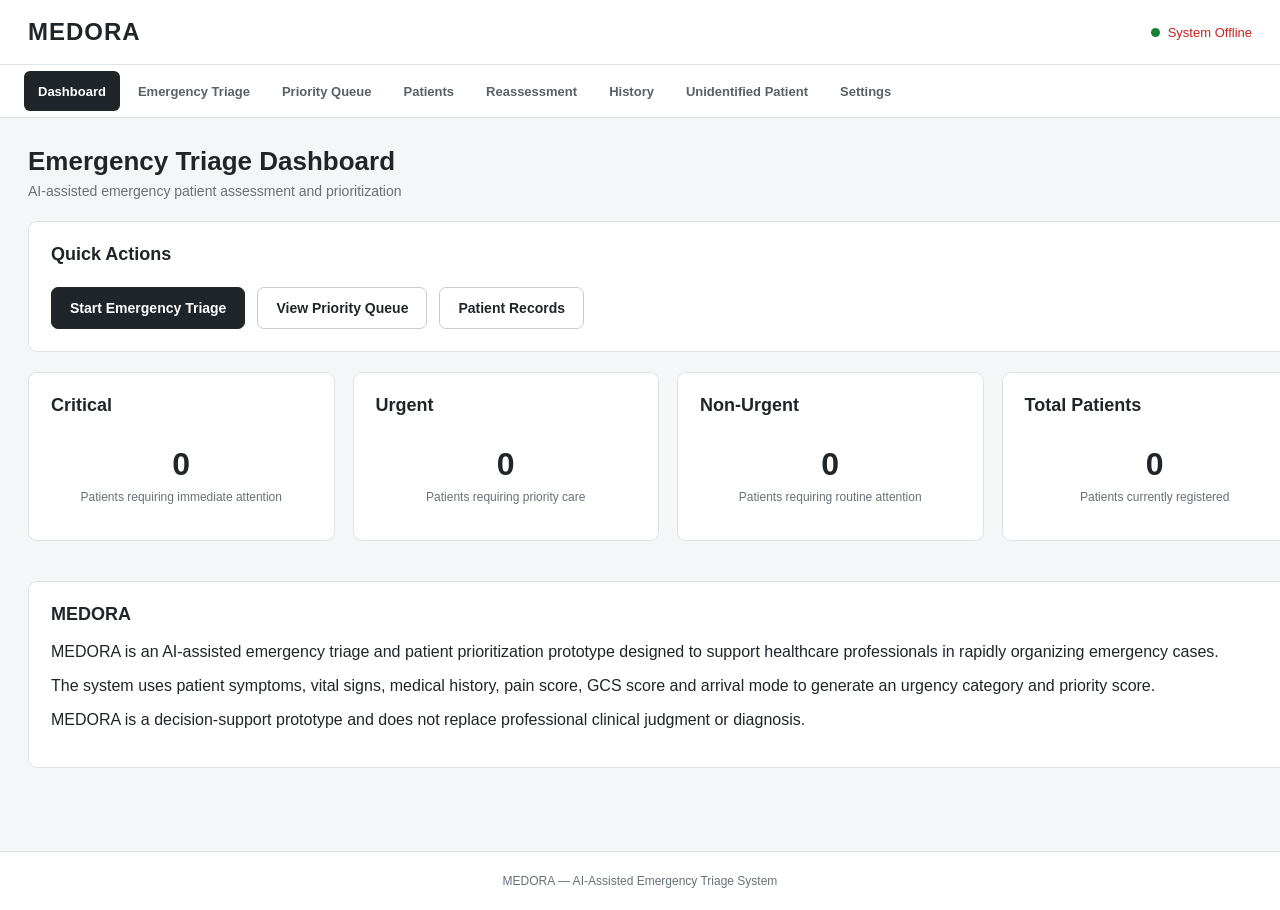
<file: frontend/index.html>
<!DOCTYPE html> <html lang="en"> <head> <meta charset="UTF-8"> <meta name="viewport" content="width=device-width, initial-scale=1.0"> <title>MEDORA - Emergency Triage System</title> <link rel="stylesheet" href="style.css"> </head> <body> <header class="topbar">
<div class="brand">
    MEDORA
</div>

<div class="system-status">
    <span class="status-dot"></span>
    <span id="systemStatus">Checking...</span>
</div>
</header> <nav class="navbar">
<button class="nav-btn active" data-page="dashboard">
    Dashboard
</button>

<button class="nav-btn" data-page="triage">
    Emergency Triage
</button>

<button class="nav-btn" data-page="queue">
    Priority Queue
</button>

<button class="nav-btn" data-page="patients">
    Patients
</button>

<button class="nav-btn" data-page="reassessment">
    Reassessment
</button>

<button class="nav-btn" data-page="history">
    History
</button>

<button class="nav-btn" data-page="unidentified">
    Unidentified Patient
</button>

<button class="nav-btn" data-page="settings">
    Settings
</button>
</nav> <main class="container">
<section class="page-section">

    <div class="section-header">
        <div>
            <h1>Emergency Triage Dashboard</h1>
            <p>AI-assisted emergency patient assessment and prioritization</p>
        </div>
    </div>

    <div class="card">

        <div class="card-header">
            <h2>Quick Actions</h2>
        </div>

        <div class="action-area">

            <button
                class="primary-button"
                data-page="triage">
                Start Emergency Triage
            </button>

            <button
                class="secondary-button"
                data-page="queue">
                View Priority Queue
            </button>

            <button
                class="secondary-button"
                data-page="patients">
                Patient Records
            </button>

        </div>

    </div>

    <div class="dashboard-grid">

        <div class="card">
            <div class="card-header">
                <h2>Critical</h2>
            </div>

            <div class="dashboard-summary">
                <span id="criticalCount">0</span>
                <p>Patients requiring immediate attention</p>
            </div>
        </div>

        <div class="card">
            <div class="card-header">
                <h2>Urgent</h2>
            </div>

            <div class="dashboard-summary">
                <span id="urgentCount">0</span>
                <p>Patients requiring priority care</p>
            </div>
        </div>

        <div class="card">
            <div class="card-header">
                <h2>Non-Urgent</h2>
            </div>

            <div class="dashboard-summary">
                <span id="nonUrgentCount">0</span>
                <p>Patients requiring routine attention</p>
            </div>
        </div>

        <div class="card">
            <div class="card-header">
                <h2>Total Patients</h2>
            </div>

            <div class="dashboard-summary">
                <span id="totalPatients">0</span>
                <p>Patients currently registered</p>
            </div>
        </div>

    </div>

    <div class="card">

        <div class="card-header">
            <h2>MEDORA</h2>
        </div>

        <p>
            MEDORA is an AI-assisted emergency triage and patient
            prioritization prototype designed to support healthcare
            professionals in rapidly organizing emergency cases.
        </p>

        <p>
            The system uses patient symptoms, vital signs, medical
            history, pain score, GCS score and arrival mode to generate
            an urgency category and priority score.
        </p>

        <p>
            MEDORA is a decision-support prototype and does not replace
            professional clinical judgment or diagnosis.
        </p>

    </div>

</section>
</main> <footer class="footer"> <p>MEDORA — AI-Assisted Emergency Triage System</p> </footer> <script src="script.js"></script> </body> </html>
</file>
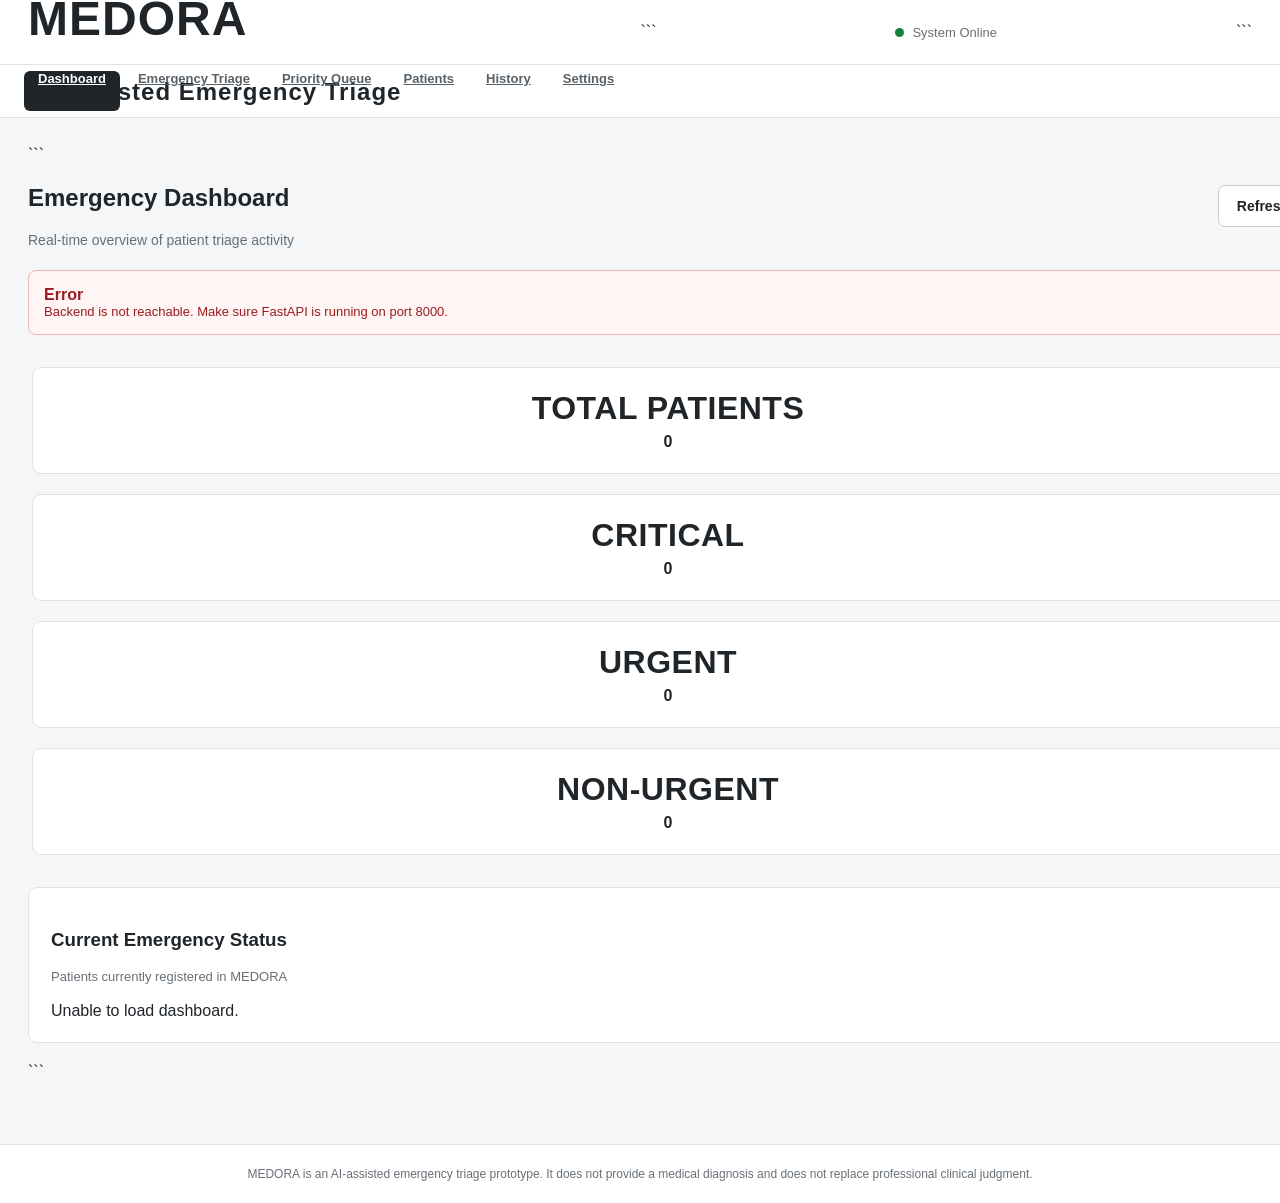
<file: frontend/dashboard.html>
<!DOCTYPE html>

<html lang="en">
<head>
    <meta charset="UTF-8">
    <meta name="viewport" content="width=device-width, initial-scale=1.0">
    <title>MEDORA - Dashboard</title>
    <link rel="stylesheet" href="style.css">
</head>

<body>

<header class="topbar">
    <div class="brand">
        <h1>MEDORA</h1>
        <span>AI-Assisted Emergency Triage</span>
    </div>

```
<div class="system-status">
    <span class="status-dot"></span>
    System Online
</div>
```

</header>

<nav class="navbar">
    <a href="dashboard.html" class="nav-btn active">Dashboard</a>
    <a href="emergency-triage.html" class="nav-btn">Emergency Triage</a>
    <a href="priority-queue.html" class="nav-btn">Priority Queue</a>
    <a href="patients.html" class="nav-btn">Patients</a>
    <a href="history.html" class="nav-btn">History</a>
    <a href="settings.html" class="nav-btn">Settings</a>
</nav>

<main class="container">

```
<section class="page-section">

    <div class="section-header">
        <div>
            <h2>Emergency Dashboard</h2>
            <p>Real-time overview of patient triage activity</p>
        </div>

        <button id="refreshBtn" class="secondary-button">
            Refresh
        </button>
    </div>

    <div id="errorSection" class="error-card hidden">
        <strong>Error</strong>
        <p id="errorMessage"></p>
    </div>

    <div class="dashboard-summary">

        <div class="card dashboard-card">
            <span class="result-label">Total Patients</span>
            <strong id="totalPatients">0</strong>
        </div>

        <div class="card dashboard-card">
            <span class="result-label">Critical</span>
            <strong id="criticalPatients">0</strong>
        </div>

        <div class="card dashboard-card">
            <span class="result-label">Urgent</span>
            <strong id="urgentPatients">0</strong>
        </div>

        <div class="card dashboard-card">
            <span class="result-label">Non-Urgent</span>
            <strong id="nonUrgentPatients">0</strong>
        </div>

    </div>

    <div class="card">
        <div class="card-header">
            <div>
                <h3>Current Emergency Status</h3>
                <p>Patients currently registered in MEDORA</p>
            </div>
        </div>

        <div id="dashboardContent">
            Loading dashboard...
        </div>
    </div>

</section>
```

</main>

<footer class="footer">
    <p>
        MEDORA is an AI-assisted emergency triage prototype.
        It does not provide a medical diagnosis and does not replace professional clinical judgment.
    </p>
</footer>

<script>
const API_URL = "http://127.0.0.1:8000";

async function loadDashboard() {
    const errorSection = document.getElementById("errorSection");
    const errorMessage = document.getElementById("errorMessage");
    const dashboardContent = document.getElementById("dashboardContent");

    errorSection.classList.add("hidden");

    try {
        const response = await fetch(`${API_URL}/dashboard`);

        if (!response.ok) {
            throw new Error("Unable to load dashboard data.");
        }

        const data = await response.json();

        document.getElementById("totalPatients").textContent =
            data.total_patients ?? data.total ?? 0;

        document.getElementById("criticalPatients").textContent =
            data.critical ?? data.critical_patients ?? 0;

        document.getElementById("urgentPatients").textContent =
            data.urgent ?? data.urgent_patients ?? 0;

        document.getElementById("nonUrgentPatients").textContent =
            data.non_urgent ?? data.non_urgent_patients ?? 0;

        dashboardContent.innerHTML = `
            <div style="padding: 10px 0;">
                <p><strong>Dashboard updated successfully.</strong></p>
                <p>
                    Critical: ${data.critical ?? data.critical_patients ?? 0}
                    &nbsp; | &nbsp;
                    Urgent: ${data.urgent ?? data.urgent_patients ?? 0}
                    &nbsp; | &nbsp;
                    Non-Urgent: ${data.non_urgent ?? data.non_urgent_patients ?? 0}
                </p>
            </div>
        `;

    } catch (error) {
        errorSection.classList.remove("hidden");
        errorMessage.textContent =
            "Backend is not reachable. Make sure FastAPI is running on port 8000.";

        dashboardContent.textContent = "Unable to load dashboard.";
    }
}

document.getElementById("refreshBtn").addEventListener("click", loadDashboard);

loadDashboard();
</script>

</body>
</html>
</file>
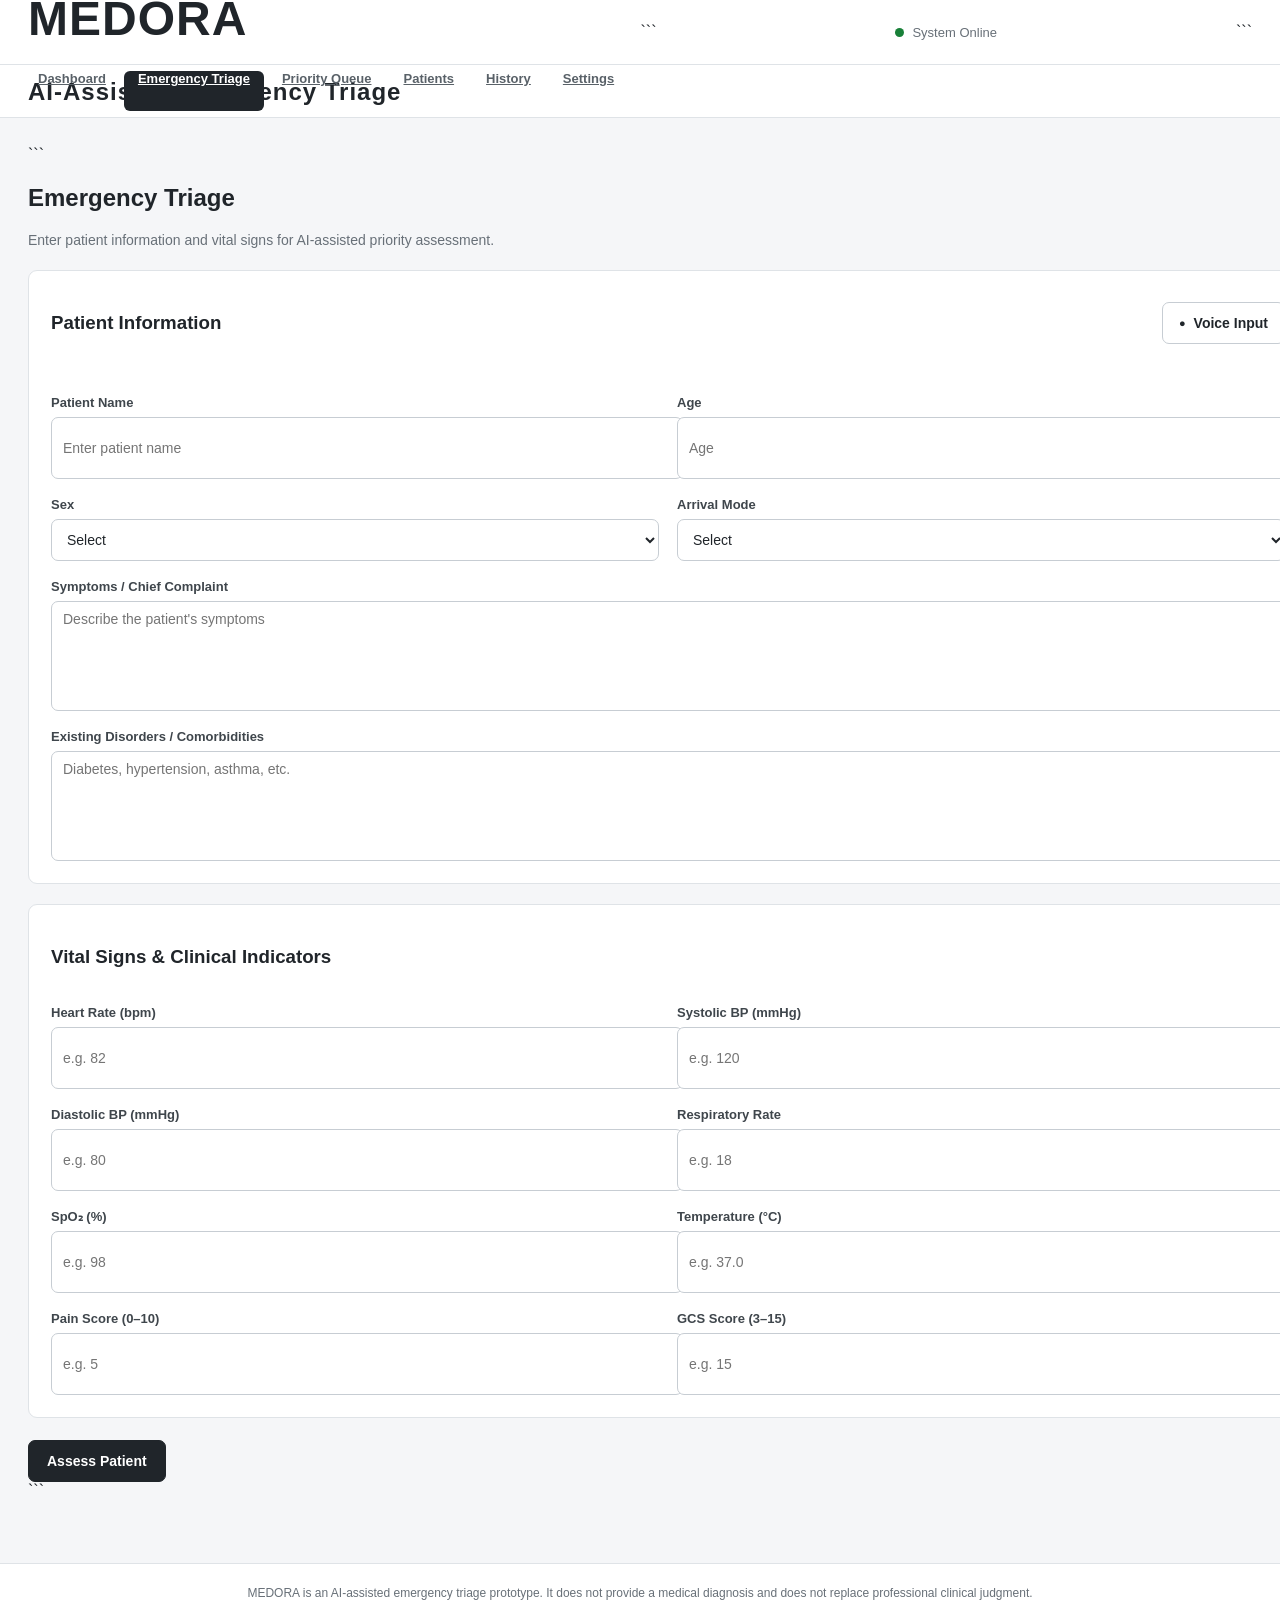
<file: frontend/emergency-triage.html>
<!DOCTYPE html>

<html lang="en">
<head>
    <meta charset="UTF-8">
    <meta name="viewport" content="width=device-width, initial-scale=1.0">
    <title>MEDORA - Emergency Triage</title>
    <link rel="stylesheet" href="style.css">
</head>

<body>

<header class="topbar">
    <div class="brand">
        <h1>MEDORA</h1>
        <span>AI-Assisted Emergency Triage</span>
    </div>

```
<div class="system-status">
    <span class="status-dot"></span>
    System Online
</div>
```

</header>

<nav class="navbar">
    <a href="dashboard.html" class="nav-btn">Dashboard</a>
    <a href="emergency-triage.html" class="nav-btn active">Emergency Triage</a>
    <a href="priority-queue.html" class="nav-btn">Priority Queue</a>
    <a href="patients.html" class="nav-btn">Patients</a>
    <a href="history.html" class="nav-btn">History</a>
    <a href="settings.html" class="nav-btn">Settings</a>
</nav>

<main class="container">

```
<section class="page-section">

    <div class="section-header">
        <div>
            <h2>Emergency Triage</h2>
            <p>Enter patient information and vital signs for AI-assisted priority assessment.</p>
        </div>

        <button
            type="button"
            id="addPatientBtn"
            class="secondary-button"
            style="display:none;">
            + Add Next Patient
        </button>
    </div>

    <!-- Patient Information -->

    <div class="card">

        <div class="card-header">
            <h3>Patient Information</h3>

            <button
                type="button"
                id="voiceBtn"
                class="voice-button">

                <span class="voice-icon">●</span>
                <span id="voiceText">Voice Input</span>

            </button>
        </div>

        <div id="voiceStatus" class="voice-status"></div>

        <div class="form-grid">

            <div class="form-group">
                <label for="name">Patient Name</label>
                <input id="name" type="text" placeholder="Enter patient name">
            </div>

            <div class="form-group">
                <label for="age">Age</label>
                <input id="age" type="number" min="0" max="120" placeholder="Age">
            </div>

            <div class="form-group">
                <label for="sex">Sex</label>
                <select id="sex">
                    <option value="">Select</option>
                    <option value="Male">Male</option>
                    <option value="Female">Female</option>
                    <option value="Other">Other</option>
                </select>
            </div>

            <div class="form-group">
                <label for="arrival_mode">Arrival Mode</label>
                <select id="arrival_mode">
                    <option value="">Select</option>
                    <option value="Ambulance">Ambulance</option>
                    <option value="Wheelchair">Wheelchair</option>
                    <option value="Transfer">Transfer</option>
                    <option value="Walk-in">Walk-in</option>
                </select>
            </div>

            <div class="form-group full-width">
                <label for="symptoms">Symptoms / Chief Complaint</label>
                <textarea
                    id="symptoms"
                    rows="3"
                    placeholder="Describe the patient's symptoms"></textarea>
            </div>

            <div class="form-group full-width">
                <label for="disorders">Existing Disorders / Comorbidities</label>
                <textarea
                    id="disorders"
                    rows="2"
                    placeholder="Diabetes, hypertension, asthma, etc."></textarea>
            </div>

        </div>
    </div>

    <!-- Vital Signs -->

    <div class="card">

        <div class="card-header">
            <h3>Vital Signs & Clinical Indicators</h3>
        </div>

        <div class="form-grid">

            <div class="form-group">
                <label for="heart_rate">Heart Rate (bpm)</label>
                <input id="heart_rate" type="number" placeholder="e.g. 82">
            </div>

            <div class="form-group">
                <label for="systolic_bp">Systolic BP (mmHg)</label>
                <input id="systolic_bp" type="number" placeholder="e.g. 120">
            </div>

            <div class="form-group">
                <label for="diastolic_bp">Diastolic BP (mmHg)</label>
                <input id="diastolic_bp" type="number" placeholder="e.g. 80">
            </div>

            <div class="form-group">
                <label for="respiratory_rate">Respiratory Rate</label>
                <input id="respiratory_rate" type="number" placeholder="e.g. 18">
            </div>

            <div class="form-group">
                <label for="spo2">SpO₂ (%)</label>
                <input id="spo2" type="number" step="0.1" placeholder="e.g. 98">
            </div>

            <div class="form-group">
                <label for="temperature">Temperature (°C)</label>
                <input id="temperature" type="number" step="0.1" placeholder="e.g. 37.0">
            </div>

            <div class="form-group">
                <label for="pain_score">Pain Score (0–10)</label>
                <input id="pain_score" type="number" min="0" max="10" placeholder="e.g. 5">
            </div>

            <div class="form-group">
                <label for="gcs_score">GCS Score (3–15)</label>
                <input id="gcs_score" type="number" min="3" max="15" placeholder="e.g. 15">
            </div>

        </div>
    </div>

    <!-- Assessment -->

    <div class="action-area">

        <button
            type="button"
            id="assessBtn"
            class="primary-button">
            Assess Patient
        </button>

    </div>

    <!-- Error -->

    <div id="errorSection" class="error-card hidden">
        <strong>Assessment Error</strong>
        <p id="errorMessage"></p>
    </div>

    <!-- Result -->

    <div id="resultSection" class="card result-card hidden">

        <div class="result-header">

            <div>
                <h3>Triage Assessment Result</h3>
                <p>AI-assisted emergency priority assessment</p>
            </div>

            <div id="urgencyResult" class="urgency-badge">
                -
            </div>

        </div>

        <div class="result-grid">

            <div class="result-box">
                <span class="result-label">Risk Score</span>
                <strong id="riskScore">-</strong>
            </div>

            <div class="result-box">
                <span class="result-label">Patient ID</span>
                <strong id="patientId">-</strong>
            </div>

            <div class="result-box">
                <span class="result-label">Queue Status</span>
                <strong id="queuePriority">
                    Saved to Priority Queue
                </strong>
            </div>

        </div>

        <div class="risk-section">

            <h4>Risk Factors</h4>

            <ul id="riskFactors"></ul>

        </div>

        <div class="result-actions">

            <button
                type="button"
                id="resultAddPatientBtn"
                class="secondary-button">
                + Add Next Patient
            </button>

            <button
                type="button"
                id="viewQueueBtn"
                class="primary-button">
                View Priority Queue
            </button>

        </div>

    </div>

</section>
```

</main>

<footer class="footer">
    <p>
        MEDORA is an AI-assisted emergency triage prototype.
        It does not provide a medical diagnosis and does not replace professional clinical judgment.
    </p>
</footer>

<script src="triage.js"></script>

</body>
</html>
</file>
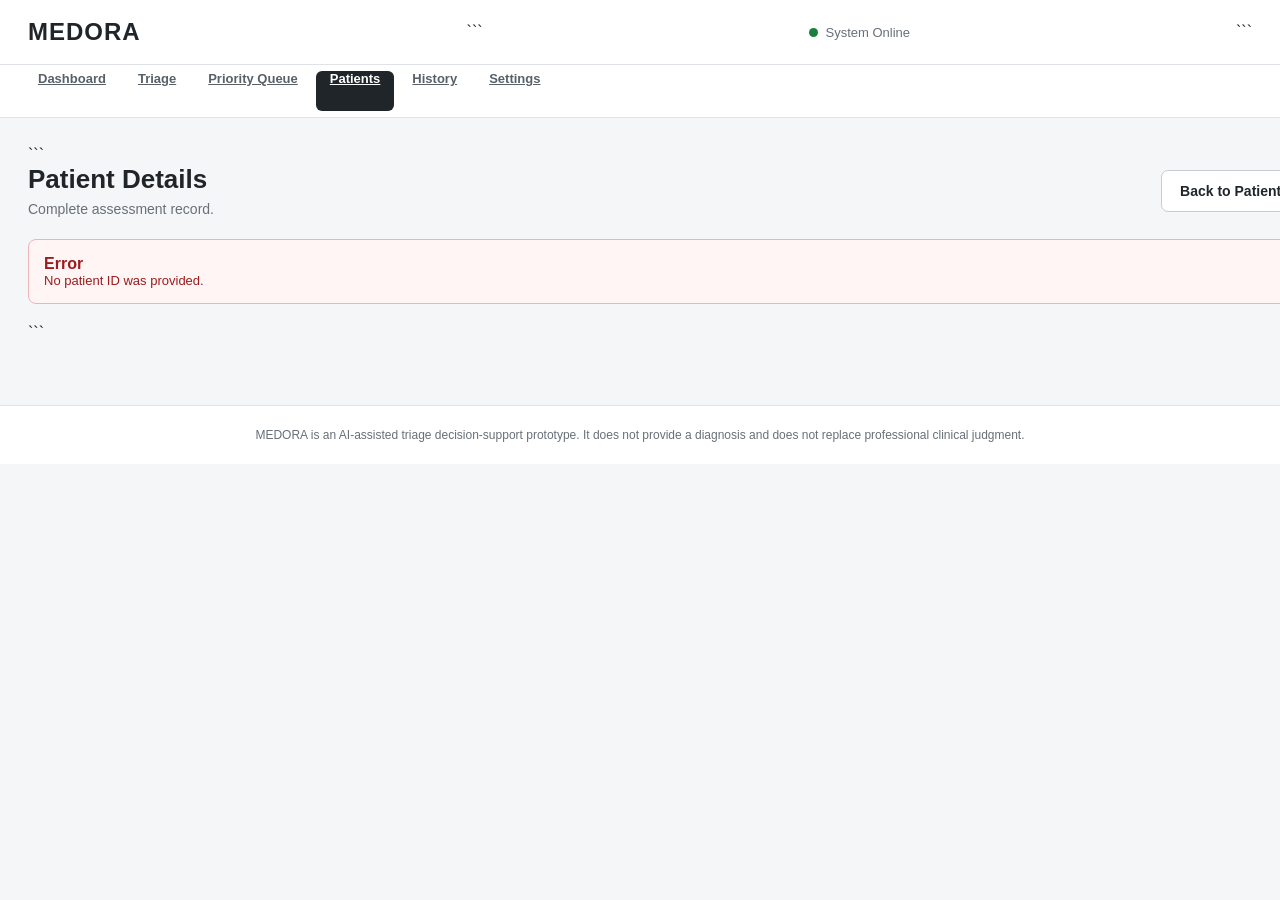
<file: frontend/patient-details.html>
<!DOCTYPE html>

<html lang="en">
<head>
    <meta charset="UTF-8">
    <meta name="viewport" content="width=device-width, initial-scale=1.0">
    <title>MEDORA - Patient Details</title>
    <link rel="stylesheet" href="style.css">
</head>

<body>

<header class="topbar">
    <div class="brand">MEDORA</div>

```
<div class="system-status">
    <span class="status-dot"></span>
    System Online
</div>
```

</header>

<nav class="navbar">
    <a href="dashboard.html" class="nav-btn">Dashboard</a>
    <a href="emergency-triage.html" class="nav-btn">Triage</a>
    <a href="priority-queue.html" class="nav-btn">Priority Queue</a>
    <a href="patients.html" class="nav-btn active">Patients</a>
    <a href="history.html" class="nav-btn">History</a>
    <a href="settings.html" class="nav-btn">Settings</a>
</nav>

<main class="container">

```
<section class="page-section">

    <div class="section-header">
        <div>
            <h1>Patient Details</h1>
            <p>Complete assessment record.</p>
        </div>

        <button class="secondary-button" onclick="goBack()">
            Back to Patients
        </button>
    </div>

    <div id="errorSection" class="error-card hidden">
        <strong>Error</strong>
        <p id="errorMessage"></p>
    </div>

    <div id="loadingSection" class="card">
        Loading patient details...
    </div>

    <div id="patientContent" class="hidden">

        <div class="card">

            <div class="card-header">
                <h2>Patient Information</h2>
                <span id="patientId"></span>
            </div>

            <div class="form-grid">

                <div class="form-group">
                    <label>Name</label>
                    <input id="name" type="text" readonly>
                </div>

                <div class="form-group">
                    <label>Age</label>
                    <input id="age" type="text" readonly>
                </div>

                <div class="form-group">
                    <label>Sex</label>
                    <input id="sex" type="text" readonly>
                </div>

                <div class="form-group">
                    <label>Arrival Mode</label>
                    <input id="arrival_mode" type="text" readonly>
                </div>

                <div class="form-group full-width">
                    <label>Symptoms</label>
                    <textarea id="symptoms" readonly></textarea>
                </div>

                <div class="form-group full-width">
                    <label>Existing Disorders / Comorbidities</label>
                    <textarea id="disorders" readonly></textarea>
                </div>

            </div>

        </div>

        <div class="card">

            <div class="card-header">
                <h2>Vital Signs</h2>
            </div>

            <div class="form-grid">

                <div class="form-group">
                    <label>Heart Rate</label>
                    <input id="heart_rate" type="text" readonly>
                </div>

                <div class="form-group">
                    <label>Systolic BP</label>
                    <input id="systolic_bp" type="text" readonly>
                </div>

                <div class="form-group">
                    <label>Diastolic BP</label>
                    <input id="diastolic_bp" type="text" readonly>
                </div>

                <div class="form-group">
                    <label>Respiratory Rate</label>
                    <input id="respiratory_rate" type="text" readonly>
                </div>

                <div class="form-group">
                    <label>SpO₂</label>
                    <input id="spo2" type="text" readonly>
                </div>

                <div class="form-group">
                    <label>Temperature</label>
                    <input id="temperature" type="text" readonly>
                </div>

                <div class="form-group">
                    <label>Pain Score</label>
                    <input id="pain_score" type="text" readonly>
                </div>

                <div class="form-group">
                    <label>GCS Score</label>
                    <input id="gcs_score" type="text" readonly>
                </div>

            </div>

        </div>

        <div class="card">

            <div class="card-header">
                <h2>Triage Assessment</h2>
            </div>

            <div class="result-grid">

                <div class="result-box">
                    <span class="result-label">Urgency</span>
                    <div id="urgencyResult" class="urgency-badge">
                        -
                    </div>
                </div>

                <div class="result-box">
                    <span class="result-label">Risk Score</span>
                    <strong id="riskScore">-</strong>
                </div>

                <div class="result-box">
                    <span class="result-label">Status</span>
                    <strong id="status">-</strong>
                </div>

            </div>

            <div class="risk-section">
                <h3>Risk Factors</h3>
                <ul id="riskFactors">
                    <li>No risk factors recorded.</li>
                </ul>
            </div>

        </div>

        <div class="card">

            <div class="card-header">
                <h2>Actions</h2>
            </div>

            <div class="result-actions">

                <button
                    class="primary-button"
                    onclick="reassessPatient()">
                    Reassess Patient
                </button>

                <button
                    class="secondary-button"
                    onclick="viewTimeline()">
                    View Timeline
                </button>

            </div>

        </div>

    </div>

</section>
```

</main>

<footer class="footer">
    MEDORA is an AI-assisted triage decision-support prototype.
    It does not provide a diagnosis and does not replace professional clinical judgment.
</footer>

<script>

const API_URL = "http://127.0.0.1:8000";

const params = new URLSearchParams(window.location.search);
const patientIdValue = params.get("id");

const loadingSection =
    document.getElementById("loadingSection");

const patientContent =
    document.getElementById("patientContent");

const errorSection =
    document.getElementById("errorSection");

const errorMessage =
    document.getElementById("errorMessage");

function setValue(id, value) {

    const element = document.getElementById(id);

    if (element) {
        element.value =
            value !== undefined &&
            value !== null
                ? value
                : "-";
    }
}

function setText(id, value) {

    const element = document.getElementById(id);

    if (element) {
        element.textContent =
            value !== undefined &&
            value !== null
                ? value
                : "-";
    }
}

async function loadPatient() {

    if (!patientIdValue) {

        showError("No patient ID was provided.");

        loadingSection.classList.add("hidden");

        return;
    }

    try {

        const response =
            await fetch(
                `${API_URL}/patients/${encodeURIComponent(patientIdValue)}`
            );

        if (!response.ok) {
            throw new Error("Patient record not found.");
        }

        const data = await response.json();

        const patient =
            data.patient ||
            data;

        populatePatient(patient);

        loadingSection.classList.add("hidden");

        patientContent.classList.remove("hidden");

    } catch (error) {

        loadingSection.classList.add("hidden");

        showError(
            error.message ||
            "Unable to load patient details."
        );
    }
}

function populatePatient(patient) {

    const patientId =
        patient.patient_id ||
        patient.id ||
        patientIdValue;

    setText("patientId", patientId);

    setValue("name", patient.name || "Unknown");
    setValue("age", patient.age);
    setValue("sex", patient.sex);
    setValue("arrival_mode", patient.arrival_mode);

    setValue("symptoms", patient.symptoms);
    setValue("disorders", patient.disorders);

    setValue("heart_rate", patient.heart_rate);
    setValue("systolic_bp", patient.systolic_bp);
    setValue("diastolic_bp", patient.diastolic_bp);
    setValue("respiratory_rate", patient.respiratory_rate);
    setValue("spo2", patient.spo2);
    setValue("temperature", patient.temperature);
    setValue("pain_score", patient.pain_score);
    setValue("gcs_score", patient.gcs_score);

    const urgency =
        patient.urgency ||
        patient.triage_acuity ||
        patient.priority_level ||
        "Unknown";

    const urgencyElement =
        document.getElementById("urgencyResult");

    urgencyElement.textContent = urgency;

    urgencyElement.className =
        `urgency-badge ${getUrgencyClass(urgency)}`;

    setText(
        "riskScore",
        patient.risk_score !== undefined
            ? patient.risk_score
            : "-"
    );

    setText(
        "status",
        patient.status || "Waiting"
    );

    const factors =
        patient.risk_factors ||
        patient.riskFactors ||
        [];

    const riskList =
        document.getElementById("riskFactors");

    if (Array.isArray(factors) && factors.length > 0) {

        riskList.innerHTML =
            factors.map(
                factor =>
                    `<li>${escapeHtml(factor)}</li>`
            ).join("");

    } else if (typeof factors === "string" && factors.trim()) {

        riskList.innerHTML =
            `<li>${escapeHtml(factors)}</li>`;

    } else {

        riskList.innerHTML =
            "<li>No risk factors recorded.</li>";
    }
}

function getUrgencyClass(urgency) {

    const value =
        String(urgency).toLowerCase();

    if (value.includes("critical")) {
        return "critical";
    }

    if (value.includes("urgent")) {
        return "urgent";
    }

    return "non-urgent";
}

function escapeHtml(value) {

    return String(value)
        .replaceAll("&", "&amp;")
        .replaceAll("<", "&lt;")
        .replaceAll(">", "&gt;")
        .replaceAll('"', "&quot;")
        .replaceAll("'", "&#039;");
}

function showError(message) {

    errorMessage.textContent = message;

    errorSection.classList.remove("hidden");
}

function goBack() {

    window.location.href = "patients.html";
}

function reassessPatient() {

    window.location.href =
        `reassessment.html?id=${encodeURIComponent(patientIdValue)}`;
}

function viewTimeline() {

    window.location.href =
        `history.html?id=${encodeURIComponent(patientIdValue)}`;
}

loadPatient();

</script>

</body>
</html>
</file>
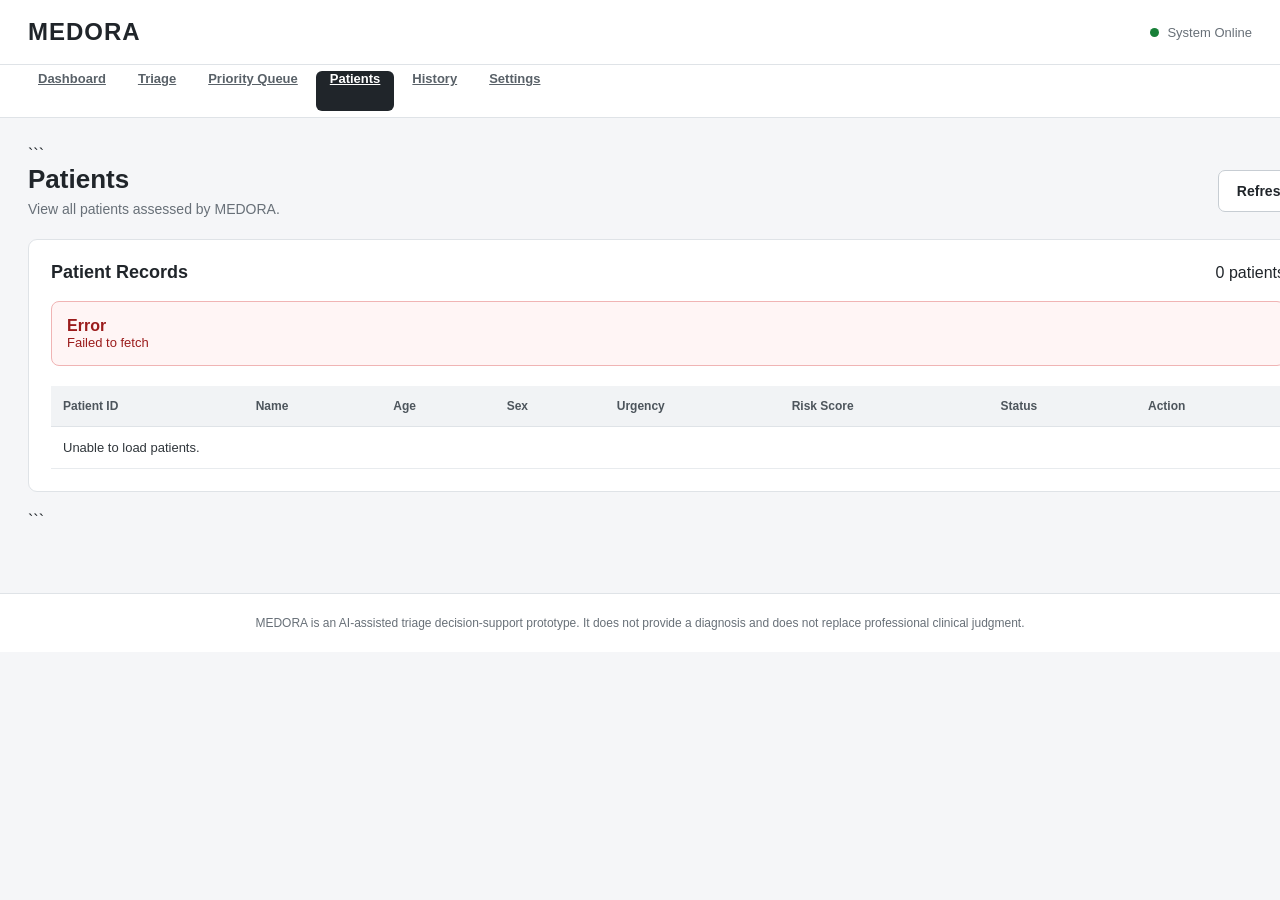
<file: frontend/patients.html>
<!DOCTYPE html>

<html lang="en">
<head>
    <meta charset="UTF-8">
    <meta name="viewport" content="width=device-width, initial-scale=1.0">
    <title>MEDORA - Patients</title>
    <link rel="stylesheet" href="style.css">
</head>

<body>

<header class="topbar">
    <div class="brand">MEDORA</div>
    <div class="system-status">
        <span class="status-dot"></span>
        System Online
    </div>
</header>

<nav class="navbar">
    <a href="dashboard.html" class="nav-btn">Dashboard</a>
    <a href="emergency-triage.html" class="nav-btn">Triage</a>
    <a href="priority-queue.html" class="nav-btn">Priority Queue</a>
    <a href="patients.html" class="nav-btn active">Patients</a>
    <a href="history.html" class="nav-btn">History</a>
    <a href="settings.html" class="nav-btn">Settings</a>
</nav>

<main class="container">

```
<section class="page-section">

    <div class="section-header">
        <div>
            <h1>Patients</h1>
            <p>View all patients assessed by MEDORA.</p>
        </div>

        <button class="secondary-button" id="refreshBtn">
            Refresh
        </button>
    </div>

    <div class="card">

        <div class="card-header">
            <h2>Patient Records</h2>
            <span id="patientCount">0 patients</span>
        </div>

        <div id="errorSection" class="error-card hidden">
            <strong>Error</strong>
            <p id="errorMessage"></p>
        </div>

        <div class="table-wrapper">
            <table class="queue-table">
                <thead>
                    <tr>
                        <th>Patient ID</th>
                        <th>Name</th>
                        <th>Age</th>
                        <th>Sex</th>
                        <th>Urgency</th>
                        <th>Risk Score</th>
                        <th>Status</th>
                        <th>Action</th>
                    </tr>
                </thead>

                <tbody id="patientsTableBody">
                    <tr>
                        <td colspan="8">Loading patients...</td>
                    </tr>
                </tbody>
            </table>
        </div>

    </div>

</section>
```

</main>

<footer class="footer">
    MEDORA is an AI-assisted triage decision-support prototype.
    It does not provide a diagnosis and does not replace professional clinical judgment.
</footer>

<script>
const API_URL = "http://127.0.0.1:8000";

const tableBody = document.getElementById("patientsTableBody");
const patientCount = document.getElementById("patientCount");
const refreshBtn = document.getElementById("refreshBtn");
const errorSection = document.getElementById("errorSection");
const errorMessage = document.getElementById("errorMessage");

async function loadPatients() {

    tableBody.innerHTML = `
        <tr>
            <td colspan="8">Loading patients...</td>
        </tr>
    `;

    errorSection.classList.add("hidden");

    try {

        const response = await fetch(`${API_URL}/patients`);

        if (!response.ok) {
            throw new Error("Unable to load patient records.");
        }

        const data = await response.json();

        const patients = Array.isArray(data)
            ? data
            : data.patients || [];

        patientCount.textContent =
            `${patients.length} patient${patients.length === 1 ? "" : "s"}`;

        if (patients.length === 0) {

            tableBody.innerHTML = `
                <tr>
                    <td colspan="8">No patients found.</td>
                </tr>
            `;

            return;
        }

        tableBody.innerHTML = patients.map(patient => {

            const urgency =
                patient.urgency ||
                patient.triage_acuity ||
                patient.priority_level ||
                "Unknown";

            const riskScore =
                patient.risk_score !== undefined
                    ? patient.risk_score
                    : "-";

            const status =
                patient.status ||
                "Waiting";

            const patientId =
                patient.patient_id ||
                patient.id ||
                "-";

            const name =
                patient.name ||
                "Unknown";

            const age =
                patient.age !== undefined
                    ? patient.age
                    : "-";

            const sex =
                patient.sex ||
                "-";

            return `
                <tr>

                    <td>${escapeHtml(patientId)}</td>

                    <td>${escapeHtml(name)}</td>

                    <td>${escapeHtml(age)}</td>

                    <td>${escapeHtml(sex)}</td>

                    <td>
                        <span class="urgency-badge ${getUrgencyClass(urgency)}">
                            ${escapeHtml(urgency)}
                        </span>
                    </td>

                    <td>
                        ${escapeHtml(riskScore)}
                    </td>

                    <td>
                        ${escapeHtml(status)}
                    </td>

                    <td>
                        <button
                            class="secondary-button"
                            onclick="viewPatient('${encodeURIComponent(patientId)}')">
                            View
                        </button>
                    </td>

                </tr>
            `;

        }).join("");

    } catch (error) {

        tableBody.innerHTML = `
            <tr>
                <td colspan="8">Unable to load patients.</td>
            </tr>
        `;

        errorMessage.textContent =
            error.message ||
            "Could not connect to the MEDORA backend.";

        errorSection.classList.remove("hidden");
    }
}

function getUrgencyClass(urgency) {

    const value = String(urgency).toLowerCase();

    if (value.includes("critical")) {
        return "critical";
    }

    if (value.includes("urgent")) {
        return "urgent";
    }

    return "non-urgent";
}

function viewPatient(patientId) {

    window.location.href =
        `patient-details.html?id=${patientId}`;
}

function escapeHtml(value) {

    return String(value)
        .replaceAll("&", "&amp;")
        .replaceAll("<", "&lt;")
        .replaceAll(">", "&gt;")
        .replaceAll('"', "&quot;")
        .replaceAll("'", "&#039;");
}

refreshBtn.addEventListener("click", loadPatients);

loadPatients();
</script>

</body>
</html>
</file>
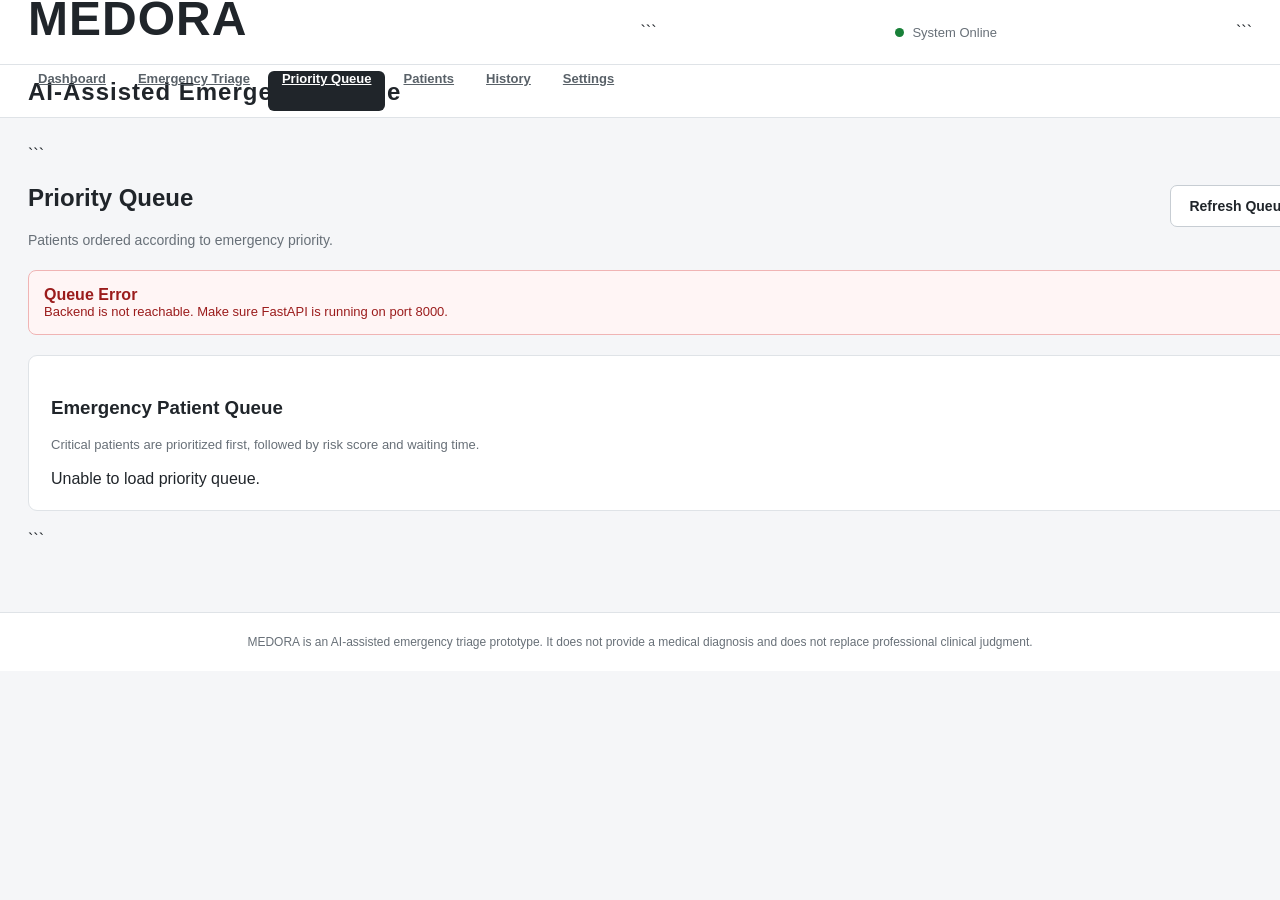
<file: frontend/priority-queue.html>
<!DOCTYPE html>

<html lang="en">
<head>
    <meta charset="UTF-8">
    <meta name="viewport" content="width=device-width, initial-scale=1.0">
    <title>MEDORA - Priority Queue</title>
    <link rel="stylesheet" href="style.css">
</head>

<body>

<header class="topbar">
    <div class="brand">
        <h1>MEDORA</h1>
        <span>AI-Assisted Emergency Triage</span>
    </div>

```
<div class="system-status">
    <span class="status-dot"></span>
    System Online
</div>
```

</header>

<nav class="navbar">
    <a href="dashboard.html" class="nav-btn">Dashboard</a>
    <a href="emergency-triage.html" class="nav-btn">Emergency Triage</a>
    <a href="priority-queue.html" class="nav-btn active">Priority Queue</a>
    <a href="patients.html" class="nav-btn">Patients</a>
    <a href="history.html" class="nav-btn">History</a>
    <a href="settings.html" class="nav-btn">Settings</a>
</nav>

<main class="container">

```
<section class="page-section">

    <div class="section-header">
        <div>
            <h2>Priority Queue</h2>
            <p>Patients ordered according to emergency priority.</p>
        </div>

        <button id="refreshBtn" class="secondary-button">
            Refresh Queue
        </button>
    </div>

    <div id="errorSection" class="error-card hidden">
        <strong>Queue Error</strong>
        <p id="errorMessage"></p>
    </div>

    <div class="card">

        <div class="card-header">
            <div>
                <h3>Emergency Patient Queue</h3>
                <p>
                    Critical patients are prioritized first, followed
                    by risk score and waiting time.
                </p>
            </div>
        </div>

        <div id="queueContent">
            Loading priority queue...
        </div>

    </div>

</section>
```

</main>

<footer class="footer">
    <p>
        MEDORA is an AI-assisted emergency triage prototype.
        It does not provide a medical diagnosis and does not replace professional clinical judgment.
    </p>
</footer>

<script>
const API_URL = "http://127.0.0.1:8000";

async function loadPriorityQueue() {

    const content = document.getElementById("queueContent");
    const errorSection = document.getElementById("errorSection");
    const errorMessage = document.getElementById("errorMessage");

    errorSection.classList.add("hidden");

    content.innerHTML = "Loading priority queue...";

    try {

        const response = await fetch(`${API_URL}/queue`);

        if (!response.ok) {
            throw new Error("Unable to load priority queue.");
        }

        const result = await response.json();

        const queue =
            Array.isArray(result)
                ? result
                : result.queue ||
                  result.patients ||
                  [];

        if (queue.length === 0) {

            content.innerHTML = `
                <div style="padding: 25px 0;">
                    <strong>No patients in the priority queue.</strong>
                    <p>Add patients through Emergency Triage.</p>
                </div>
            `;

            return;
        }

        let html = `
            <div class="table-wrapper">
                <table class="queue-table">

                    <thead>
                        <tr>
                            <th>Rank</th>
                            <th>Patient ID</th>
                            <th>Name</th>
                            <th>Urgency</th>
                            <th>Risk Score</th>
                            <th>Waiting Time</th>
                        </tr>
                    </thead>

                    <tbody>
        `;

        queue.forEach((patient, index) => {

            const urgency =
                patient.urgency ||
                "Non-urgent";

            const riskScore =
                patient.risk_score ??
                0;

            const waiting =
                patient.waiting_minutes ??
                0;

            html += `
                <tr>

                    <td>
                        <strong>#${index + 1}</strong>
                    </td>

                    <td>
                        ${patient.patient_id || "-"}
                    </td>

                    <td>
                        ${patient.name || "Unknown"}
                    </td>

                    <td>
                        <span class="urgency-badge">
                            ${urgency}
                        </span>
                    </td>

                    <td>
                        ${riskScore}%
                    </td>

                    <td>
                        ${waiting} min
                    </td>

                </tr>
            `;
        });

        html += `
                    </tbody>
                </table>
            </div>
        `;

        content.innerHTML = html;

    } catch (error) {

        content.innerHTML =
            "Unable to load priority queue.";

        errorMessage.textContent =
            "Backend is not reachable. Make sure FastAPI is running on port 8000.";

        errorSection.classList.remove("hidden");
    }
}

document
    .getElementById("refreshBtn")
    .addEventListener("click", loadPriorityQueue);

loadPriorityQueue();
</script>

</body>
</html>
</file>
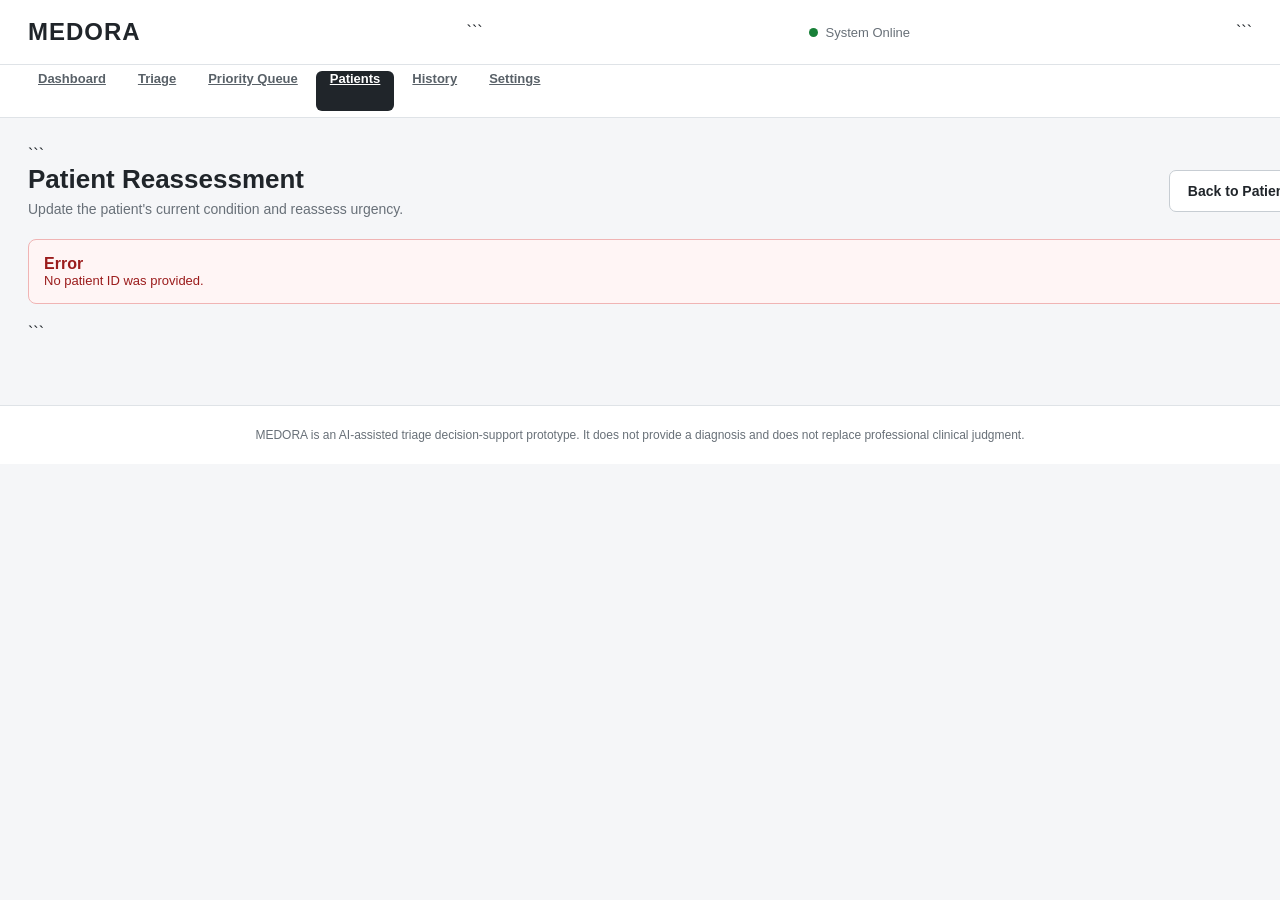
<file: frontend/reassesment.html>
<!DOCTYPE html>

<!DOCTYPE html>

<html lang="en">
<head>
    <meta charset="UTF-8">
    <meta name="viewport" content="width=device-width, initial-scale=1.0">
    <title>MEDORA - Reassessment</title>
    <link rel="stylesheet" href="style.css">
</head>

<body>

<header class="topbar">
    <div class="brand">MEDORA</div>

```
<div class="system-status">
    <span class="status-dot"></span>
    System Online
</div>
```

</header>

<nav class="navbar">
    <a href="dashboard.html" class="nav-btn">Dashboard</a>
    <a href="emergency-triage.html" class="nav-btn">Triage</a>
    <a href="priority-queue.html" class="nav-btn">Priority Queue</a>
    <a href="patients.html" class="nav-btn active">Patients</a>
    <a href="history.html" class="nav-btn">History</a>
    <a href="settings.html" class="nav-btn">Settings</a>
</nav>

<main class="container">

```
<section class="page-section">

    <div class="section-header">
        <div>
            <h1>Patient Reassessment</h1>
            <p>Update the patient's current condition and reassess urgency.</p>
        </div>

        <button class="secondary-button" onclick="goBack()">
            Back to Patient
        </button>
    </div>

    <div id="errorSection" class="error-card hidden">
        <strong>Error</strong>
        <p id="errorMessage"></p>
    </div>

    <div id="successSection" class="result-card hidden">
        <div class="result-header">
            <h2>Reassessment Complete</h2>
        </div>

        <div class="result-grid">

            <div class="result-box">
                <span class="result-label">Urgency</span>
                <div id="resultUrgency" class="urgency-badge">
                    -
                </div>
            </div>

            <div class="result-box">
                <span class="result-label">Risk Score</span>
                <strong id="resultRiskScore">-</strong>
            </div>

            <div class="result-box">
                <span class="result-label">Patient ID</span>
                <strong id="resultPatientId">-</strong>
            </div>

        </div>

        <div class="risk-section">
            <h3>Risk Factors</h3>
            <ul id="resultRiskFactors">
                <li>No risk factors recorded.</li>
            </ul>
        </div>

        <div class="result-actions">

            <button
                class="primary-button"
                onclick="viewPatient()">
                View Patient
            </button>

            <button
                class="secondary-button"
                onclick="viewQueue()">
                View Priority Queue
            </button>

        </div>
    </div>

    <div id="loadingSection" class="card">
        Loading patient information...
    </div>

    <div id="reassessmentContent" class="hidden">

        <div class="card">

            <div class="card-header">
                <h2>Patient</h2>
                <span id="patientIdDisplay"></span>
            </div>

            <div class="form-grid">

                <div class="form-group">
                    <label>Name</label>
                    <input id="name" type="text" readonly>
                </div>

                <div class="form-group">
                    <label>Age</label>
                    <input id="age" type="text" readonly>
                </div>

                <div class="form-group">
                    <label>Sex</label>
                    <input id="sex" type="text" readonly>
                </div>

                <div class="form-group">
                    <label>Arrival Mode</label>
                    <input id="arrival_mode" type="text" readonly>
                </div>

                <div class="form-group full-width">
                    <label>Current Symptoms</label>
                    <textarea id="symptoms"></textarea>
                </div>

                <div class="form-group full-width">
                    <label>Existing Disorders / Comorbidities</label>
                    <textarea id="disorders"></textarea>
                </div>

            </div>

        </div>

        <div class="card">

            <div class="card-header">
                <h2>Updated Vital Signs</h2>
            </div>

            <div class="form-grid">

                <div class="form-group">
                    <label>Heart Rate</label>
                    <input id="heart_rate" type="number" min="20" max="250">
                </div>

                <div class="form-group">
                    <label>Systolic BP</label>
                    <input id="systolic_bp" type="number" min="40" max="300">
                </div>

                <div class="form-group">
                    <label>Diastolic BP</label>
                    <input id="diastolic_bp" type="number" min="20" max="200">
                </div>

                <div class="form-group">
                    <label>Respiratory Rate</label>
                    <input id="respiratory_rate" type="number" min="5" max="80">
                </div>

                <div class="form-group">
                    <label>SpO₂</label>
                    <input id="spo2" type="number" min="50" max="100" step="0.1">
                </div>

                <div class="form-group">
                    <label>Temperature</label>
                    <input id="temperature" type="number" min="25" max="45" step="0.1">
                </div>

                <div class="form-group">
                    <label>Pain Score</label>
                    <input id="pain_score" type="number" min="0" max="10">
                </div>

                <div class="form-group">
                    <label>GCS Score</label>
                    <input id="gcs_score" type="number" min="3" max="15">
                </div>

            </div>

        </div>

        <div class="action-area">

            <button
                class="primary-button"
                id="reassessBtn">
                Reassess Patient
            </button>

        </div>

    </div>

</section>
```

</main>

<footer class="footer">
    MEDORA is an AI-assisted triage decision-support prototype.
    It does not provide a diagnosis and does not replace professional clinical judgment.
</footer>

<script>

const API_URL = "http://127.0.0.1:8000";

const params = new URLSearchParams(window.location.search);
const patientId = params.get("id");

const loadingSection =
    document.getElementById("loadingSection");

const reassessmentContent =
    document.getElementById("reassessmentContent");

const errorSection =
    document.getElementById("errorSection");

const errorMessage =
    document.getElementById("errorMessage");

const successSection =
    document.getElementById("successSection");

const reassessBtn =
    document.getElementById("reassessBtn");


function setValue(id, value) {

    const element = document.getElementById(id);

    if (element) {
        element.value =
            value !== undefined && value !== null
                ? value
                : "";
    }
}


function showError(message) {

    errorMessage.textContent = message;

    errorSection.classList.remove("hidden");
}


async function loadPatient() {

    if (!patientId) {

        loadingSection.classList.add("hidden");

        showError("No patient ID was provided.");

        return;
    }

    try {

        const response =
            await fetch(
                `${API_URL}/patients/${encodeURIComponent(patientId)}`
            );

        if (!response.ok) {
            throw new Error("Patient record not found.");
        }

        const data = await response.json();

        const patient =
            data.patient ||
            data;

        setValue(
            "patientIdDisplay",
            patient.patient_id || patient.id || patientId
        );

        document.getElementById("patientIdDisplay").textContent =
            patient.patient_id || patient.id || patientId;

        setValue("name", patient.name || "Unknown");
        setValue("age", patient.age);
        setValue("sex", patient.sex);
        setValue("arrival_mode", patient.arrival_mode);

        setValue("symptoms", patient.symptoms);
        setValue("disorders", patient.disorders);

        setValue("heart_rate", patient.heart_rate);
        setValue("systolic_bp", patient.systolic_bp);
        setValue("diastolic_bp", patient.diastolic_bp);
        setValue("respiratory_rate", patient.respiratory_rate);
        setValue("spo2", patient.spo2);
        setValue("temperature", patient.temperature);
        setValue("pain_score", patient.pain_score);
        setValue("gcs_score", patient.gcs_score);

        loadingSection.classList.add("hidden");

        reassessmentContent.classList.remove("hidden");

    } catch (error) {

        loadingSection.classList.add("hidden");

        showError(
            error.message ||
            "Unable to load patient."
        );
    }
}


async function reassessPatient() {

    errorSection.classList.add("hidden");

    const payload = {

        symptoms:
            document.getElementById("symptoms").value.trim(),

        disorders:
            document.getElementById("disorders").value.trim(),

        heart_rate:
            Number(document.getElementById("heart_rate").value),

        systolic_bp:
            Number(document.getElementById("systolic_bp").value),

        diastolic_bp:
            Number(document.getElementById("diastolic_bp").value),

        respiratory_rate:
            Number(document.getElementById("respiratory_rate").value),

        spo2:
            Number(document.getElementById("spo2").value),

        temperature:
            Number(document.getElementById("temperature").value),

        pain_score:
            Number(document.getElementById("pain_score").value),

        gcs_score:
            Number(document.getElementById("gcs_score").value)
    };

    const requiredFields = [
        "heart_rate",
        "systolic_bp",
        "diastolic_bp",
        "respiratory_rate",
        "spo2",
        "temperature",
        "pain_score",
        "gcs_score"
    ];

    for (const field of requiredFields) {

        if (
            document.getElementById(field).value === ""
        ) {

            showError(
                "Please fill all vital signs before reassessment."
            );

            return;
        }
    }

    reassessBtn.disabled = true;
    reassessBtn.textContent = "Reassessing...";

    try {

        const response =
            await fetch(
                `${API_URL}/patients/${encodeURIComponent(patientId)}/reassess`,
                {
                    method: "PUT",
                    headers: {
                        "Content-Type": "application/json"
                    },
                    body: JSON.stringify(payload)
                }
            );

        const data = await response.json();

        if (!response.ok) {

            throw new Error(
                data.detail ||
                data.message ||
                "Reassessment failed."
            );
        }

        const result =
            data.result ||
            data.assessment ||
            data;

        const urgency =
            result.urgency ||
            data.urgency ||
            result.triage_acuity ||
            "Unknown";

        const riskScore =
            result.risk_score !== undefined
                ? result.risk_score
                : data.risk_score;

        const factors =
            result.risk_factors ||
            data.risk_factors ||
            [];

        document.getElementById("resultUrgency").textContent =
            urgency;

        document.getElementById("resultUrgency").className =
            `urgency-badge ${getUrgencyClass(urgency)}`;

        document.getElementById("resultRiskScore").textContent =
            riskScore !== undefined
                ? riskScore
                : "-";

        document.getElementById("resultPatientId").textContent =
            patientId;

        const factorList =
            document.getElementById("resultRiskFactors");

        if (Array.isArray(factors) && factors.length > 0) {

            factorList.innerHTML =
                factors
                    .map(
                        factor =>
                            `<li>${escapeHtml(factor)}</li>`
                    )
                    .join("");

        } else {

            factorList.innerHTML =
                "<li>No risk factors recorded.</li>";
        }

        reassessmentContent.classList.add("hidden");

        successSection.classList.remove("hidden");

    } catch (error) {

        showError(
            error.message ||
            "Unable to reassess patient."
        );

    } finally {

        reassessBtn.disabled = false;
        reassessBtn.textContent = "Reassess Patient";
    }
}


function getUrgencyClass(urgency) {

    const value =
        String(urgency).toLowerCase();

    if (value.includes("critical")) {
        return "critical";
    }

    if (value.includes("urgent")) {
        return "urgent";
    }

    return "non-urgent";
}


function escapeHtml(value) {

    return String(value)
        .replaceAll("&", "&amp;")
        .replaceAll("<", "&lt;")
        .replaceAll(">", "&gt;")
        .replaceAll('"', "&quot;")
        .replaceAll("'", "&#039;");
}


function goBack() {

    window.location.href =
        `patient-details.html?id=${encodeURIComponent(patientId)}`;
}


function viewPatient() {

    window.location.href =
        `patient-details.html?id=${encodeURIComponent(patientId)}`;
}


function viewQueue() {

    window.location.href =
        "priority-queue.html";
}


reassessBtn.addEventListener(
    "click",
    reassessPatient
);

loadPatient();

</script>

</body>
</html>
</file>
<file: frontend/style.css>
body {
margin: 0;
font-family: Arial, Helvetica, sans-serif;
background: #f5f6f8;
color: #20252a;
}

{
box-sizing: border-box;
}

button,
input,
select,
textarea {
font-family: inherit;
}

/* =========================
TOP BAR
========================= */

.topbar {
height: 64px;
background: #ffffff;
border-bottom: 1px solid #dfe3e7;
display: flex;
align-items: center;
justify-content: space-between;
padding: 0 28px;
}

.brand {
font-size: 24px;
font-weight: 800;
letter-spacing: 1px;
color: #20252a;
cursor: pointer;
}

.system-status {
display: flex;
align-items: center;
gap: 8px;
font-size: 13px;
color: #687078;
}

.status-dot {
width: 9px;
height: 9px;
border-radius: 50%;
background: #188038;
}

#systemStatus.online {
color: #188038;
}

#systemStatus.offline {
color: #c5221f;
}

#systemStatus.offline + .status-dot {
background: #c5221f;
}

/* =========================
NAVIGATION
========================= */

.navbar {
min-height: 52px;
background: #ffffff;
border-bottom: 1px solid #dfe3e7;
display: flex;
align-items: center;
gap: 4px;
padding: 0 24px;
overflow-x: auto;
}

.nav-btn {
height: 40px;
padding: 0 14px;
border: none;
background: transparent;
color: #596168;
font-size: 13px;
font-weight: 600;
cursor: pointer;
border-radius: 6px;
white-space: nowrap;
}

.nav-btn:hover {
background: #f1f3f5;
color: #20252a;
}

.nav-btn.active {
background: #20252a;
color: #ffffff;
}

/* =========================
MAIN LAYOUT
========================= */

.container {
width: 100%;
max-width: 1400px;
margin: 0 auto;
padding: 28px;
}

.page-section {
width: 100%;
}

.hidden {
display: none !important;
}

.section-header {
display: flex;
align-items: center;
justify-content: space-between;
gap: 20px;
margin-bottom: 22px;
}

.section-header h1 {
margin: 0 0 6px;
font-size: 26px;
color: #20252a;
}

.section-header p {
margin: 0;
color: #687078;
font-size: 14px;
}

/* =========================
CARDS
========================= */

.card {
background: #ffffff;
border: 1px solid #dfe3e7;
border-radius: 9px;
padding: 22px;
margin-bottom: 20px;
}

.card-header {
display: flex;
align-items: center;
justify-content: space-between;
gap: 15px;
margin-bottom: 18px;
}

.card-header h2 {
margin: 0;
font-size: 18px;
color: #20252a;
}

.card-header p {
margin: 4px 0 0;
font-size: 13px;
color: #687078;
}

/* =========================
DASHBOARD
========================= */

.dashboard-grid {
display: grid;
grid-template-columns: repeat(4, 1fr);
gap: 18px;
margin-bottom: 20px;
}

.dashboard-summary {
text-align: center;
padding: 12px 4px;
}

.dashboard-summary span {
display: block;
font-size: 32px;
font-weight: 700;
color: #20252a;
margin-bottom: 6px;
}

.dashboard-summary p {
margin: 0;
color: #687078;
font-size: 12px;
line-height: 1.4;
}

/* =========================
ACTION AREA
========================= */

.action-area {
display: flex;
flex-wrap: wrap;
gap: 12px;
}

.primary-button,
.secondary-button {
min-height: 42px;
padding: 0 18px;
border-radius: 7px;
font-size: 14px;
font-weight: 600;
cursor: pointer;
transition: 0.2s ease;
}

.primary-button {
border: 1px solid #20252a;
background: #20252a;
color: #ffffff;
}

.primary-button:hover {
background: #000000;
}

.secondary-button {
border: 1px solid #c7cdd3;
background: #ffffff;
color: #20252a;
}

.secondary-button:hover {
background: #f1f3f5;
border-color: #9da5ad;
}

.primary-button:disabled,
.secondary-button:disabled {
opacity: 0.6;
cursor: not-allowed;
}

/* =========================
FORM
========================= */

.form-grid {
display: grid;
grid-template-columns: repeat(2, 1fr);
gap: 18px;
}

.form-group {
display: flex;
flex-direction: column;
gap: 7px;
}

.form-group.full-width {
grid-column: 1 / -1;
}

.form-group label {
font-size: 13px;
font-weight: 600;
color: #3f464c;
}

.form-group input,
.form-group select,
.form-group textarea {
width: 100%;
min-height: 42px;
padding: 9px 11px;
border: 1px solid #c7cdd3;
border-radius: 7px;
background: #ffffff;
color: #20252a;
font-size: 14px;
outline: none;
}

.form-group textarea {
min-height: 90px;
resize: vertical;
}

.form-group input:focus,
.form-group select:focus,
.form-group textarea:focus {
border-color: #20252a;
box-shadow: 0 0 0 2px rgba(32, 37, 42, 0.08);
}

/* =========================
VOICE INPUT
========================= */

.voice-button {
height: 42px;
padding: 0 16px;
display: inline-flex;
align-items: center;
justify-content: center;
gap: 8px;
border: 1px solid #c7cdd3;
border-radius: 7px;
background: #ffffff;
color: #20252a;
font-size: 14px;
font-weight: 600;
cursor: pointer;
transition: 0.2s ease;
}

.voice-button:hover {
background: #f1f3f5;
border-color: #9da5ad;
}

.voice-button:disabled {
opacity: 0.6;
cursor: not-allowed;
}

.voice-button.listening {
background: #fff1f1;
border-color: #d93025;
color: #c5221f;
}

.voice-icon {
font-size: 11px;
}

.voice-status {
display: block;
min-height: 20px;
margin-top: -10px;
margin-bottom: 15px;
font-size: 13px;
color: #687078;
}

.voice-status.active {
color: #c5221f;
font-weight: 600;
}

.voice-status.success {
color: #188038;
font-weight: 600;
}

.voice-status.error {
color: #c5221f;
font-weight: 600;
}

/* =========================
ACTION AREA
========================= */

.action-area {
margin-top: 22px;
display: flex;
flex-wrap: wrap;
gap: 12px;
}

/* =========================
ERROR
========================= */

.error-card {
border: 1px solid #f0b4b4;
background: #fff5f5;
color: #9b1c1c;
border-radius: 8px;
padding: 15px;
margin-bottom: 20px;
}

.error-card h3 {
margin: 0 0 6px;
font-size: 15px;
}

.error-card p {
margin: 0;
font-size: 13px;
}

/* =========================
TRIAGE RESULT
========================= */

.result-card {
border: 1px solid #dfe3e7;
background: #ffffff;
border-radius: 9px;
padding: 22px;
margin-top: 20px;
}

.result-header {
display: flex;
align-items: center;
justify-content: space-between;
gap: 15px;
margin-bottom: 20px;
}

.result-header h2 {
margin: 0;
font-size: 20px;
}

.urgency-badge {
display: inline-flex;
align-items: center;
justify-content: center;
min-height: 32px;
padding: 0 12px;
border-radius: 20px;
font-size: 12px;
font-weight: 700;
}

.result-grid {
display: grid;
grid-template-columns: repeat(4, 1fr);
gap: 14px;
}

.result-box {
border: 1px solid #e0e4e8;
border-radius: 7px;
padding: 14px;
background: #fafbfc;
}

.result-label {
display: block;
margin-bottom: 7px;
color: #687078;
font-size: 11px;
text-transform: uppercase;
letter-spacing: 0.5px;
}

.result-box strong {
font-size: 17px;
color: #20252a;
}

/* =========================
RISK SECTION
========================= */

.risk-section {
margin-top: 20px;
}

.risk-section h3 {
margin: 0 0 10px;
font-size: 15px;
}

.risk-section ul {
margin: 0;
padding-left: 20px;
color: #4d555c;
font-size: 13px;
line-height: 1.7;
}

/* =========================
RESULT ACTIONS
========================= */

.result-actions {
display: flex;
flex-wrap: wrap;
gap: 10px;
margin-top: 22px;
}

/* =========================
TABLE
========================= */

.table-container {
width: 100%;
overflow-x: auto;
}

table {
width: 100%;
border-collapse: collapse;
background: #ffffff;
}

thead {
background: #f1f3f5;
}

th {
padding: 13px 12px;
text-align: left;
font-size: 12px;
font-weight: 700;
color: #4d555c;
border-bottom: 1px solid #dfe3e7;
white-space: nowrap;
}

td {
padding: 13px 12px;
border-bottom: 1px solid #e8ebee;
font-size: 13px;
color: #30363b;
}

tbody tr:hover {
background: #fafbfc;
}

/* =========================
PRIORITY
========================= */

.priority-critical {
color: #c5221f;
font-weight: 700;
}

.priority-urgent {
color: #b06000;
font-weight: 700;
}

.priority-nonurgent {
color: #188038;
font-weight: 700;
}

/* =========================
SEARCH
========================= */

.search-area {
display: flex;
gap: 10px;
margin-bottom: 20px;
}

.search-area input {
flex: 1;
min-height: 42px;
border: 1px solid #c7cdd3;
border-radius: 7px;
padding: 0 12px;
font-size: 14px;
outline: none;
}

.search-area input:focus {
border-color: #20252a;
}

/* =========================
PATIENT DETAILS
========================= */

.patient-info-grid {
display: grid;
grid-template-columns: repeat(3, 1fr);
gap: 15px;
}

.info-box {
border: 1px solid #e0e4e8;
border-radius: 7px;
padding: 15px;
background: #fafbfc;
}

.info-box .label {
display: block;
font-size: 11px;
color: #687078;
text-transform: uppercase;
margin-bottom: 6px;
}

.info-box .value {
font-size: 15px;
font-weight: 600;
color: #20252a;
}

/* =========================
TIMELINE / HISTORY
========================= */

.timeline {
position: relative;
margin: 10px 0;
padding-left: 22px;
}

.timeline-item {
position: relative;
padding: 0 0 20px 20px;
border-left: 1px solid #c7cdd3;
}

.timeline-item::before {
content: "";
position: absolute;
left: -5px;
top: 2px;
width: 9px;
height: 9px;
border-radius: 50%;
background: #20252a;
}

.timeline-item:last-child {
border-left: none;
}

.timeline-item h3 {
margin: 0 0 5px;
font-size: 14px;
}

.timeline-item p {
margin: 0;
color: #687078;
font-size: 13px;
}

/* =========================
ALERTS
========================= */

.alert-card {
border: 1px solid #e2b5b5;
background: #fff7f7;
border-radius: 8px;
padding: 16px;
margin-bottom: 12px;
}

.alert-card h3 {
margin: 0 0 5px;
font-size: 15px;
}

.alert-card p {
margin: 0;
color: #687078;
font-size: 13px;
}

/* =========================
EMPTY STATE
========================= */

.empty-state {
text-align: center;
padding: 45px 20px;
color: #687078;
}

.empty-state h3 {
margin: 0 0 8px;
color: #3f464c;
}

.empty-state p {
margin: 0;
font-size: 13px;
}

/* =========================
LOADING
========================= */

.loading {
text-align: center;
padding: 30px;
color: #687078;
font-size: 13px;
}

/* =========================
FOOTER
========================= */

.footer {
margin-top: 35px;
padding: 22px;
text-align: center;
border-top: 1px solid #dfe3e7;
background: #ffffff;
color: #687078;
font-size: 12px;
}

.footer p {
margin: 0;
}

/* =========================
RESPONSIVE
========================= */

@media (max-width: 1000px) {

.dashboard-grid {
    grid-template-columns: repeat(2, 1fr);
}

.result-grid {
    grid-template-columns: repeat(2, 1fr);
}

.patient-info-grid {
    grid-template-columns: repeat(2, 1fr);
}

}

@media (max-width: 800px) {

.topbar {
    padding: 0 16px;
}

.navbar {
    padding: 0 12px;
}

.container {
    padding: 18px;
}

.form-grid {
    grid-template-columns: 1fr;
}

.form-group.full-width {
    grid-column: auto;
}

.section-header {
    align-items: flex-start;
    flex-direction: column;
}

.result-header {
    align-items: flex-start;
    flex-direction: column;
}

.dashboard-grid {
    grid-template-columns: 1fr 1fr;
}

}

@media (max-width: 500px) {

.topbar {
    height: 58px;
}

.brand {
    font-size: 20px;
}

.system-status {
    font-size: 11px;
}

.container {
    padding: 14px;
}

.card {
    padding: 16px;
}

.section-header h1 {
    font-size: 22px;
}

.dashboard-grid {
    grid-template-columns: 1fr;
}

.result-grid {
    grid-template-columns: 1fr;
}

.patient-info-grid {
    grid-template-columns: 1fr;
}

.action-area,
.result-actions {
    flex-direction: column;
}

.primary-button,
.secondary-button,
.voice-button {
    width: 100%;
}

}
</file>
